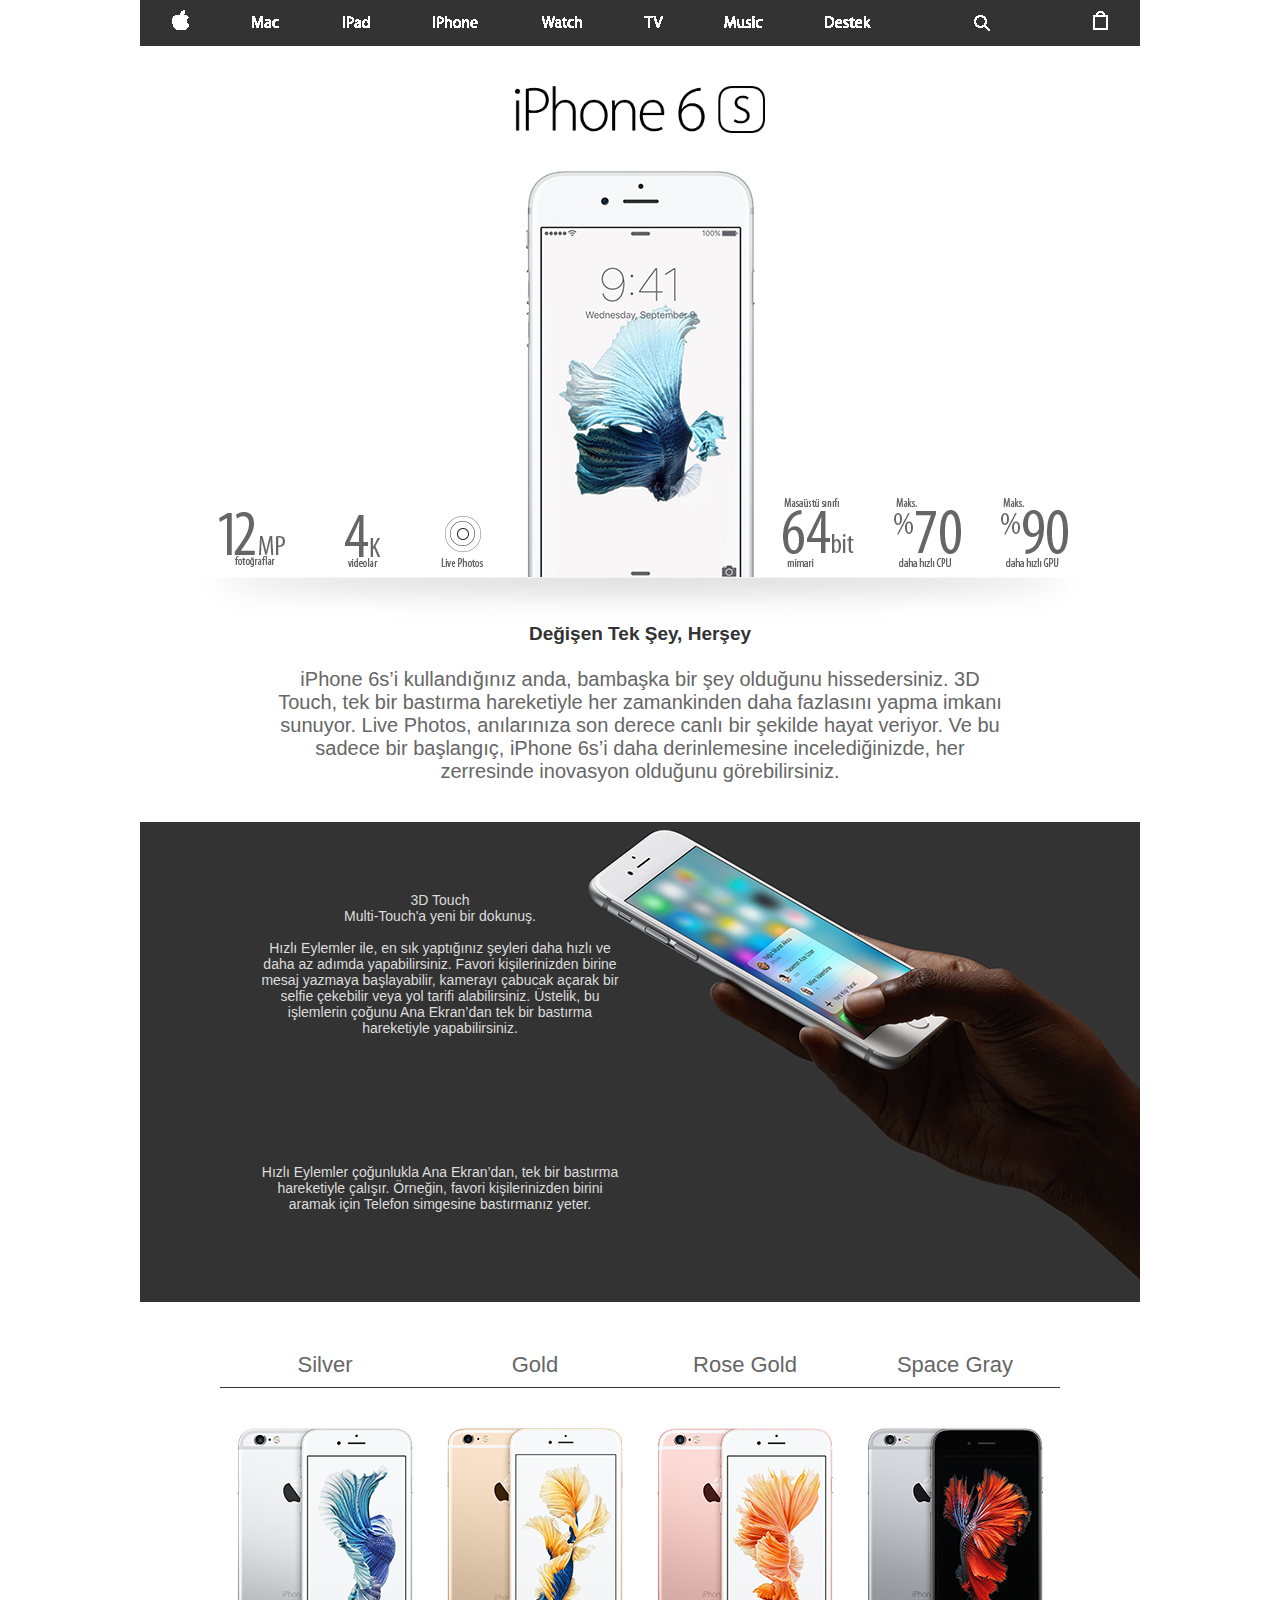
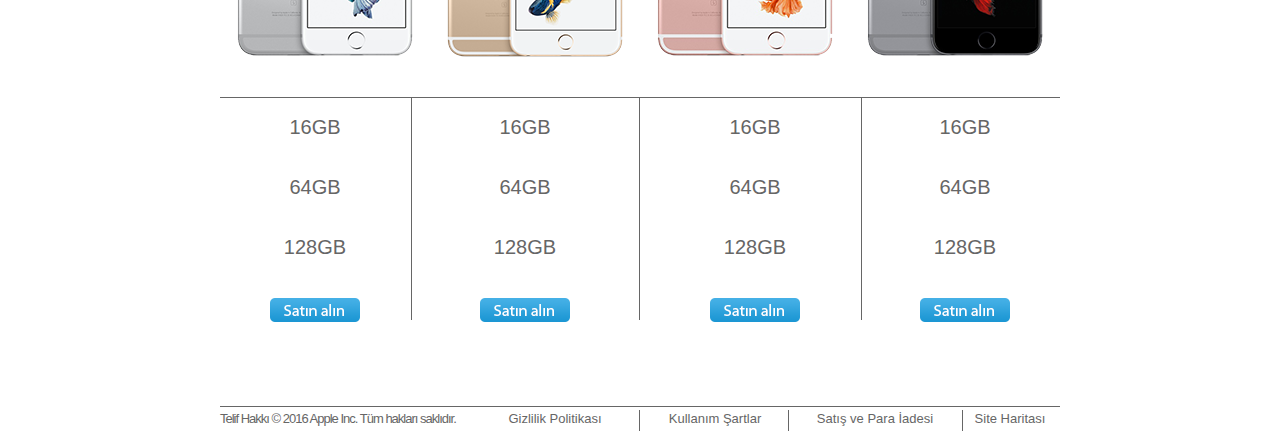
<file: sayfa_yapimi3/index.html>
<!DOCTYPE html>
<html lang="en">
<head>
    <meta charset="UTF-8">
    <meta http-equiv="X-UA-Compatible" content="IE=edge">
    <meta name="viewport" content="width=device-width, initial-scale=1.0">
    <title>Sayfa Yapimi</title>
    <link rel="stylesheet" href="stil.css">
</head>
<body>
    <div class="hepsi">
        <div class="menu">
            <ul>
                <li id="logo"><a href=""></a></li>
                <li id="mac"><a href="">mac</a></li>
                <li id="ipad"><a href="">ipad</a></li>
                <li id="iphone"><a href="">iphone</a></li>
                <li id="watch"><a href="">Watch</a></li>
                <li id="tv"><a href="">TV</a></li>
                <li id="music"><a href="">Music</a></li>
                <li id="destek"><a href="">Destek</a></li>
                <li id="search"><a href="">Search</a></li>
                <li id="shop"><a href=""></a></li>
            </ul>
        </div>
        <div class="orta1"><img src="images/ip6slogo.png" width="250" alt=""></div>
        <div class="orta2">
            <div class="orta2ic1"><img src="images/mp12.png" alt=""></div>
            <div class="orta2ic2"><img src="images/k4.png" alt=""></div>
            <div class="orta2ic3"><img src="images/livephoto.png" alt=""></div>
            <div class="orta2ic4"><img src="images/bit64.png" alt=""></div>
            <div class="orta2ic5"><img src="images/cpu70.png" alt=""></div>
            <div class="orta2ic6"><img src="images/gpu90.png" alt=""></div>

        </div>
        <div class="orta3"></div>
        <div class="orta4">
            <span>Değişen Tek Şey, Herşey</span><br /><br />
            iPhone 6s’i kullandığınız anda, bambaşka bir şey olduğunu hissedersiniz. 
            3D Touch, tek bir bastırma hareketiyle her zamankinden daha fazlasını yapma imkanı sunuyor. 
            Live Photos, anılarınıza son derece canlı bir şekilde hayat veriyor. Ve bu sadece bir başlangıç, 
            iPhone 6s’i daha derinlemesine incelediğinizde, her zerresinde inovasyon olduğunu görebilirsiniz.
        </div>
        <div class="orta5">
            <div class="orta5ic">
            3D Touch<br/>
            Multi-Touch'a yeni bir dokunuş.</span><br /><br />
            Hızlı Eylemler ile, en sık yaptığınız şeyleri daha hızlı ve daha az adımda yapabilirsiniz.
            Favori kişilerinizden birine mesaj yazmaya başlayabilir, kamerayı çabucak açarak bir selfie çekebilir 
            veya yol tarifi alabilirsiniz. Üstelik, bu işlemlerin çoğunu Ana Ekran’dan tek bir bastırma hareketiyle 
            yapabilirsiniz.<br /><br /><br /><br /><br /><br /><br /><br /><br />
            Hızlı Eylemler çoğunlukla Ana Ekran’dan, tek bir bastırma hareketiyle çalışır. 
            Örneğin, favori kişilerinizden birini aramak için Telefon simgesine bastırmanız yeter.
        </div>
    </div>

        <div class="orta6">
            <ul>
                <li>Silver</li>
                <li>Gold</li>
                <li>Rose Gold</li>
                <li>Space Gray</li>

            </ul>
        </div>
        <div class="orta7">
            <ul>
                <li><img src="images/silver.png" alt=""></li>
                <li><img src="images/gold.png" alt=""></li>
                <li><img src="images/rose.png" alt=""></li>
                <li><img src="images/spacegray.png" alt=""></li>
            </ul>
        </div>
        <div class="orta8">
            <ul>
                <li id="p1">16GB<br/>64GB<br/>128GB<br/><input type="button"></li>
                <li id="p2">16GB<br/>64GB<br/>128GB<br/><input type="button"></li>
                <li id="p2">16GB<br/>64GB<br/>128GB<br/><input type="button"></li>
                <li id="p1">16GB<br/>64GB<br/>128GB<br/><input type="button"></li>
            </ul>
        </div>
        <div class="alt">
            <ul>
                <li id="a1">Telif Hakkı © 2016 Apple Inc. Tüm hakları saklıdır.</li>
                <li id="a2"><a href="">Gizlilik Politikası</a></li>
                <li id="a3"><a href="">Kullanım Şartlar</a></li>
                <li id="a4"><a href="">Satış ve Para İadesi</a></li>
                <li id="a5"><a href="">Site Haritası</a></li>
            </ul>
        </div>
    </div>
</body>
</html>
</file>
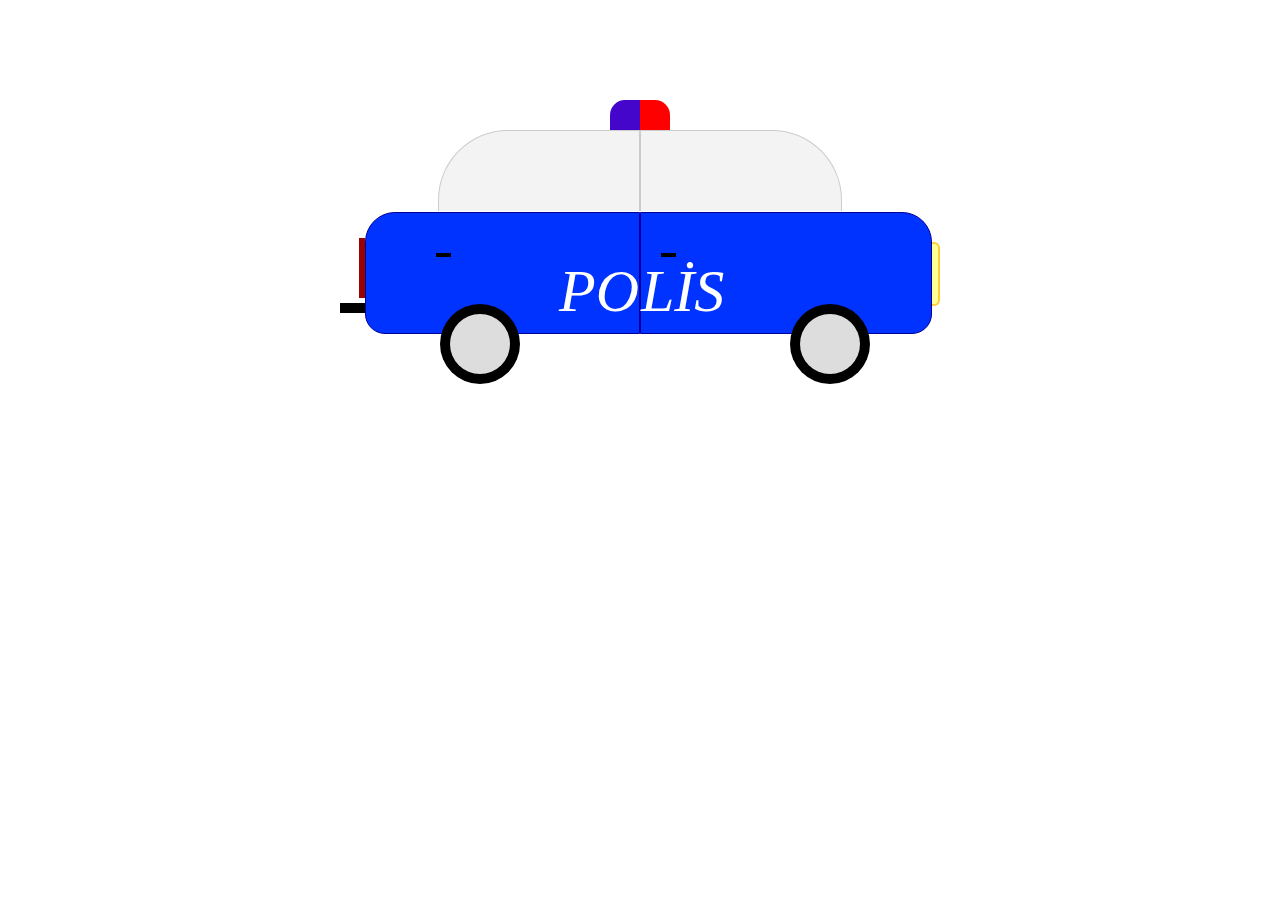
<file: polis_arabasi.html>
<!DOCTYPE html>
<html lang="en">
<head>
    <meta charset="UTF-8">
    <meta http-equiv="X-UA-Compatible" content="IE=edge">
    <meta name="viewport" content="width=device-width, initial-scale=1.0">
    <title>Document</title>
    <style type="text/css">
    .araba{width: 600px; height: 285px; margin: 100px auto;}
    .sirenler{width: 60px;height:30px ; margin: 0 auto;}
    .camlar{width: 404px; height:82px ;margin:0 auto ; }
    .arka{width:25px ; height:90px  ;float: left;margin: 20px 0 0 0;}
    .solkaporta{width: 273px; height: 100px; float: left;background: #03f;border-radius: 30px 0 0 20px; border: 1px solid #009; font: bold;font-size: 60px;font-style: italic; color: #fff;text-align: right;padding: 20px 0 0 0; }
    .sagkaporta{width: 290px; height: 100px; float: left;background: #03f;border-radius:0 30px 20px 0 ; border: 1px solid #009;font: bold;font-size: 60px;font-style: italic; color: #fff;;padding: 20px 0 0 0; }
    .far{width: 6px; height: 60px; float: left;background: #ff9;border-top: 2px solid #fc3;border-right: 2px solid #fc3;border-bottom: 2px solid #fc3;margin: 30px 0 0 0  ;border-radius: 0 6px 6px 0 ;}
    .sollastik{width: 80px;height: 80px;float: left;margin: -30px 0 0 100px ;border-radius: 40px; background: #000;}
    .saglastik{width: 80px;height: 80px;float: left;margin: -30px 0 0 270px;border-radius: 40px; background: #000;}
    .sagsiren{width: 30px; height: 30px;border-radius:  0 15px 0 0 ;  ;float: left; background:#f00 ;}
    .solsiren{width: 30px; height: 30px;border-radius:  15px 0 0 0 ;  ;float: left; background:rgb(68, 6, 202) ;}
    .solcam{width: 200px; height: 80px; background: #f3f3f3;border-left: 1px solid #ccc;border-top: 1px solid #ccc;border-right: 1px solid #ccc; border-radius: 70px 0 0 0;float: left;}
    .sagcam{width: 200px; height: 80px; background: #f3f3f3;border-left: 1px solid #ccc;border-top: 1px solid #ccc;border-right: 1px solid #ccc; border-radius: 0 70px 0 0;float: left;}
    .stoplamba{width: 6px; height: 60px; background: #900;margin: 6px 0 0 19px;}
    .egzos{width: 25px; height: 10px;background: #000;margin:5px 0 0 0 ;}
    .jant{width: 60px; height: 60px; background: #ddd;border-radius: 30px; margin: 10px 0 0 10px;}
    .solkapikolu{width: 15px; height: 4px;background: #000;margin:20px 0 0 70px ;}
    .sagkapikolu{width: 15px; height: 4px;background: #000;margin: 20px 0 0 20px;}



   </style>    
    

</head>
<body>
    <div class="araba">
        <div class="sirenler">
            <div class="solsiren"></div>
            <div class="sagsiren"></div>
        </div>
        <div class="camlar">
            <div class="solcam"></div>
             <div class="sagcam"></div>
        </div>
        <div class="arka">
            <div class="stoplamba"></div>
            <div class="egzos"></div>
        </div>
        <div class="solkaporta">
            <div class="solkapikolu"></div>
            PO
        </div>
        <div class="sagkaporta">
            <div class="sagkapikolu"></div>
            LİS
        </div>
        <div class="far"></div>
        <div class="sollastik">
            <div class="jant"></div>
        </div>
        <div class="saglastik">
            <div class="jant"></div>
        </div>

    </div>
</body>
</html>
</file>
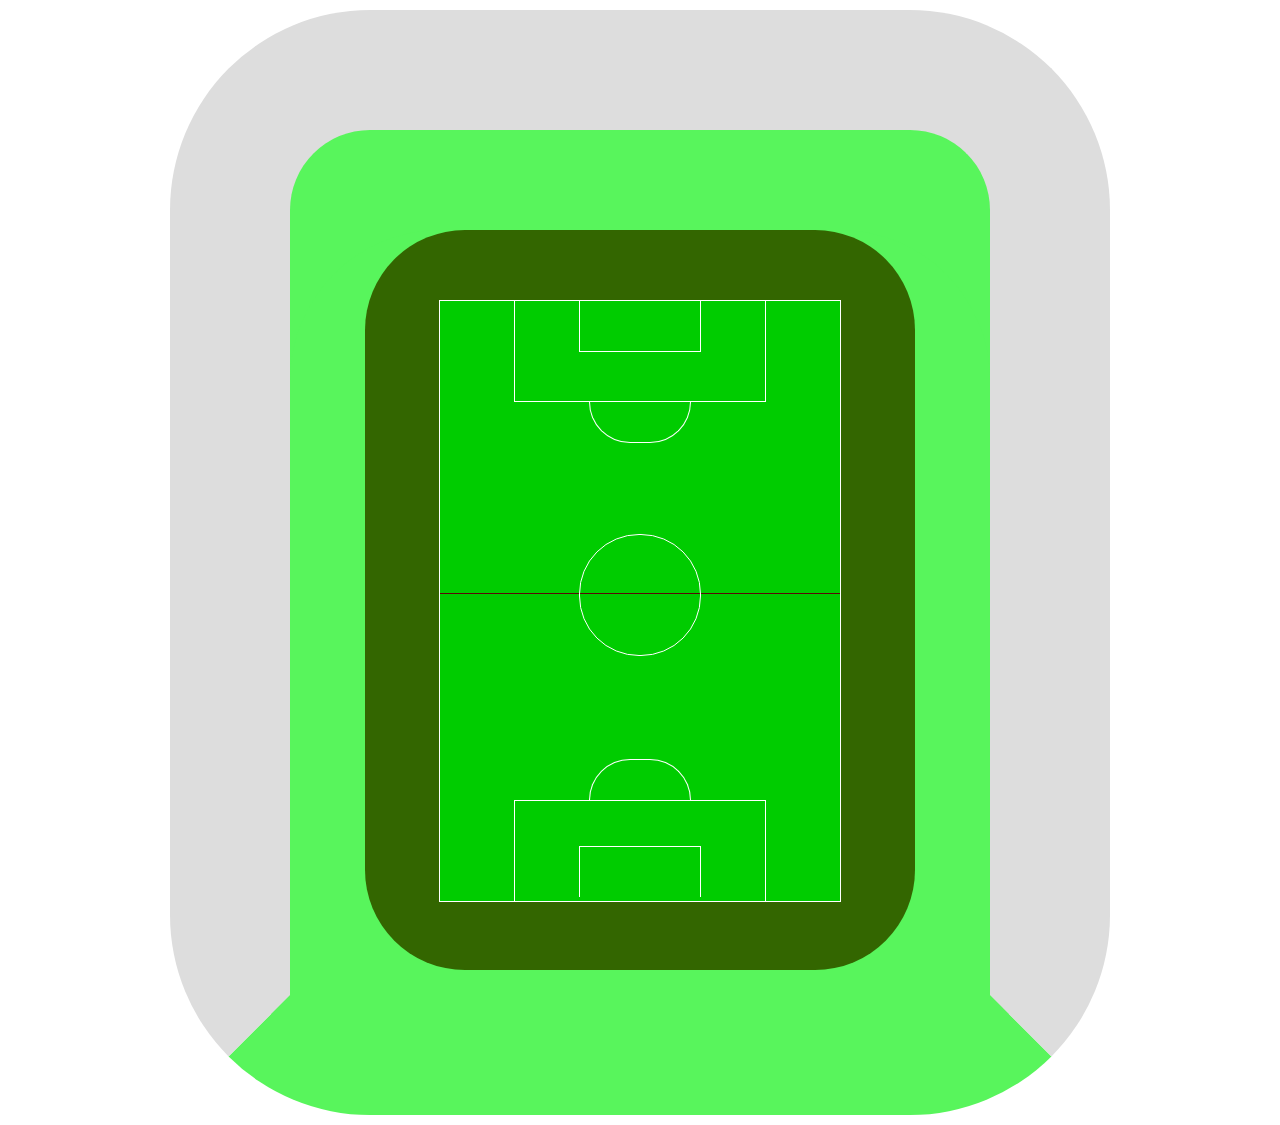
<file: stadyum_uygulamasi.html>
<!DOCTYPE html>
<html lang="en">
<head>
    <meta charset="UTF-8">
    <meta http-equiv="X-UA-Compatible" content="IE=edge">
    <meta name="viewport" content="width=device-width, initial-scale=1.0">
    <title>Stadyum</title>
    <style type="text/css">
.stadyum{ width: 700px; height: 865px; margin: 10px auto; border-left: 120px solid #ddd;border-right: 120px solid #ddd;border-top: 120px solid #ddd;border-bottom: 120px solid #58f55c; border-radius: 200px; background:#58f55c;}
.aciktribün{width: 700px ; height: 865px; background: #58f55c; border-radius: 150px 150px 0 0 ;}
.sahakenari{ width: 550px; height: 670px;background: #360; margin: 100px auto;border-radius: 100px;padding: 70px 0 0 0 ; }
.saha{width: 400px; height: 600px; background: #0c0;border: 1px solid #fff;margin: 0 auto;}
.üstcezasahasi{width: 250px; height: 100px; border-left: 1px solid #fff;width: 250px; height: 100px; border-right: 1px solid #fff;width: 250px; height: 100px; border-bottom: 1px solid #fff;margin:0 auto;}
.üstaltipas{width: 120px; height: 50px;border-left: 1px solid #fff;border-right: 1px solid #fff;border-bottom: 1px solid #fff;margin:0 auto;}
.üstyay{width: 100px; height: 40px;border-left: 1px solid #fff;border-right: 1px solid #fff;border-bottom: 1px solid #fff;margin:0 auto; border-radius: 0 0 55px 55px;}
.ortacizgi{width: 400px;height: 1px; background: #5a0808;margin:150px 0 0 0 ;}
.ortayay{width: 120px;height: 120px ; border-radius: 60px;border: 1px solid #fff;margin:-60px auto 0 auto;}
.altyay{width: 100px; height: 40px;border-left: 1px solid #fff;border-right: 1px solid #fff;border-top: 1px solid #fff;margin:103px auto 0 auto; border-radius: 55px 55px 0 0 ;}
.altcezasahasi{width: 250px; height: 100px; border-left: 1px solid #fff;width: 250px; height: 100px; border-right: 1px solid #fff;width: 250px; height: 100px; border-top: 1px solid #fff;margin: 0 auto;}
.altaltipas{width: 120px; height: 50px;border-left: 1px solid #fff;border-right: 1px solid #fff;border-top: 1px solid #fff;margin:45px auto 0 auto;}



</style>
</head>

<div class="stadyum">
    <div class="aciktribün">
        <div class="sahakenari">
            <div class="saha">
                <div class="üstcezasahasi">
                    <div class="üstaltipas"></div>
                </div>
                <div class="üstyay"></div>
                <div class="ortacizgi"></div>
                <div class="ortayay"></div>
                <div class="altyay"></div>
                <div class="altcezasahasi">
                    <div class="altaltipas"></div>
                </div>
            </div>
        </div>
    </div>
</div>

<body>
    
</body>
</html>
</file>
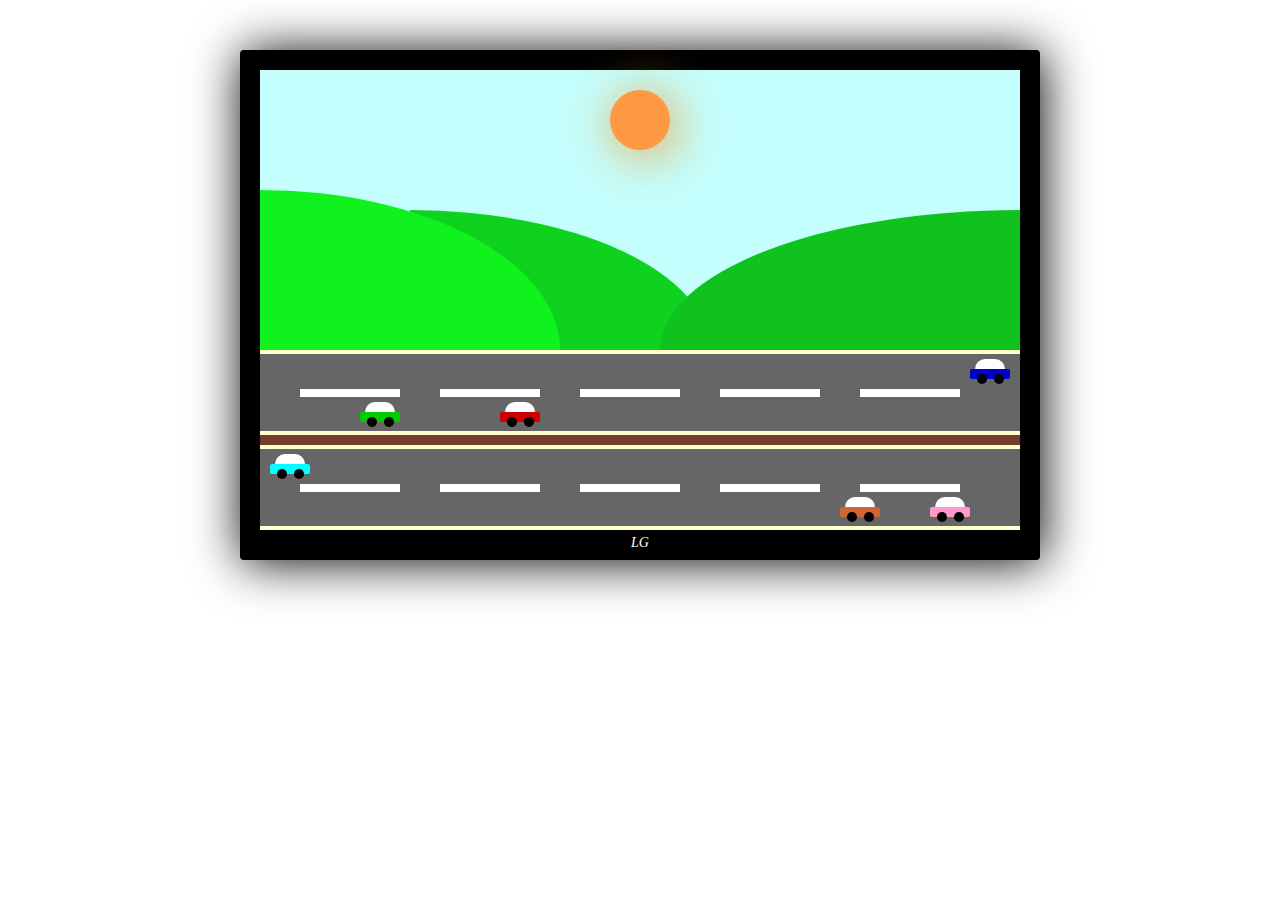
<file: tv_uygulmasi.html>
<!DOCTYPE html>
<html lang="en">
<head>
    <meta charset="UTF-8">
    <meta http-equiv="X-UA-Compatible" content="IE=edge">
    <meta name="viewport" content="width=device-width, initial-scale=1.0">
    <title>TV Uygulmasi</title>
    <style type="text/css">
    .tvdis{width: 760px; height: 470px; background: #000;margin: 50px auto;border-radius: 4px;padding: 20px 20px;color:#fff;
    font: bold;font-size: 14px; font-style: italic;text-align: center;box-shadow: 2px 2px 50px #000; }
    .tvic{width: 760px; height: 460px;background: #fff;margin: 0 0 5px 0;}
    .gokyuzu{width: 760px; height: 210px; background: #c4fefd;padding: 20px 0 0 0 ;}
    .gunes{width: 60px; height: 60px;background: #ff9944;border-radius: 30px; margin: 0 auto;box-shadow: 5px 5px 50px #eda23d; }
    .dag1{width: 300px; height: 160px; background: #0ff21e;float: left;border-radius: 0 160% 0 0 ;margin: -110px 0 0 0;position: relative;z-index: 2;}
    .dag2{width: 300px; height: 140px; background: #0fd21e;float: left;border-radius: 0 160% 0 0 ;margin: -90px 0 0 -150px;position: relative; z-index: 1;}
    .dag3{width: 360px; height: 140px; background: #0fc21e;float: left;border-radius: 160%  0 0 0 ;margin: -90px 0 0 -50px;position: relative; z-index: 1;}
    .otoban{width: 760px; height: 77px; background: #666;border-top: 4px solid #ffc;background: #666;border-bottom: 4px solid #ffc;float: left;}
    .refuj{width: 760px; height: 10px; background: #743e2c;float: left;}
    .araba1{width: 40px; height: 25px;float: right; margin: 5px 10px 0 0;}
    .araba2{width: 40px; height: 25px;float: left; margin: 5px 0px 0 100px;}
    .araba3{width: 40px; height: 25px;float: left; margin: 5px -50px 0 10px;}
    .araba4{width: 40px; height: 25px;float: right; margin:5px 50px 0 0;}

    .cam{width: 30px; height: 10px; background: #fff;border-radius: 10px 10px 0 0 ;margin: 0 auto;}
    .kaporta1{width: 40px; height: 10px; background: #00c;border-radius: 2px;}
    .kaporta2{width: 40px; height: 10px; background: #0c0;border-radius: 2px;}
    .kaporta3{width: 40px; height: 10px; background: #c00;border-radius: 2px;}
    .kaporta4{width: 40px; height: 10px; background: #0ff;border-radius: 2px;}
    .kaporta5{width: 40px; height: 10px; background: #f9c;border-radius: 2px;}
    .kaporta6{width: 40px; height: 10px; background: #c63;border-radius: 2px;}



    .lastikler{width: 10px; height: 10px; border-radius: 5px;background: #000; float: left;margin:-5px 0 0 7px ;}
    .serit{width: 100px; height: 8px; background: #fff;margin: 35px  0 0 40px;float: left;}



    </style>
</head>
<body>
    <div class="tvdis">
    <div class="tvic">
    <div class="gokyuzu">
        <div class="gunes"></div>
    </div>
    <div class="dag1"></div>
    <div class="dag2"></div>
    <div class="dag3"></div>
    <div class="otoban">
        <div class="araba1">
            <div class="cam"></div>
            <div class="kaporta1"></div>
            <div class="lastikler"></div>
            <div class="lastikler"></div>
        </div>
        <div class="serit"></div>
        <div class="serit"></div>
        <div class="serit"></div>
        <div class="serit"></div>
        <div class="serit"></div>
        <div class="araba2">
            <div class="cam"></div>
            <div class="kaporta2"></div>
            <div class="lastikler"></div>
            <div class="lastikler"></div>
        </div>
        <div class="araba2">
            <div class="cam"></div>
            <div class="kaporta3"></div>
            <div class="lastikler"></div>
            <div class="lastikler"></div>
        </div>
    </div>
    <div class="refuj"></div>
    <div class="otoban">
        <div class="araba3">
            <div class="cam"></div>
            <div class="kaporta4"></div>
            <div class="lastikler"></div>
            <div class="lastikler"></div>
        </div>
        <div class="serit"></div>
        <div class="serit"></div>
        <div class="serit"></div>
        <div class="serit"></div>
        <div class="serit"></div>
        <div class="araba4">
            <div class="cam"></div>
            <div class="kaporta5"></div>
            <div class="lastikler"></div>
            <div class="lastikler"></div>
        </div>
        <div class="araba4">
            <div class="cam"></div>
            <div class="kaporta6"></div>
            <div class="lastikler"></div>
            <div class="lastikler"></div>
        </div>
    </div>
 
    </div>
    LG
    </div>
</body>
</html>
</file>
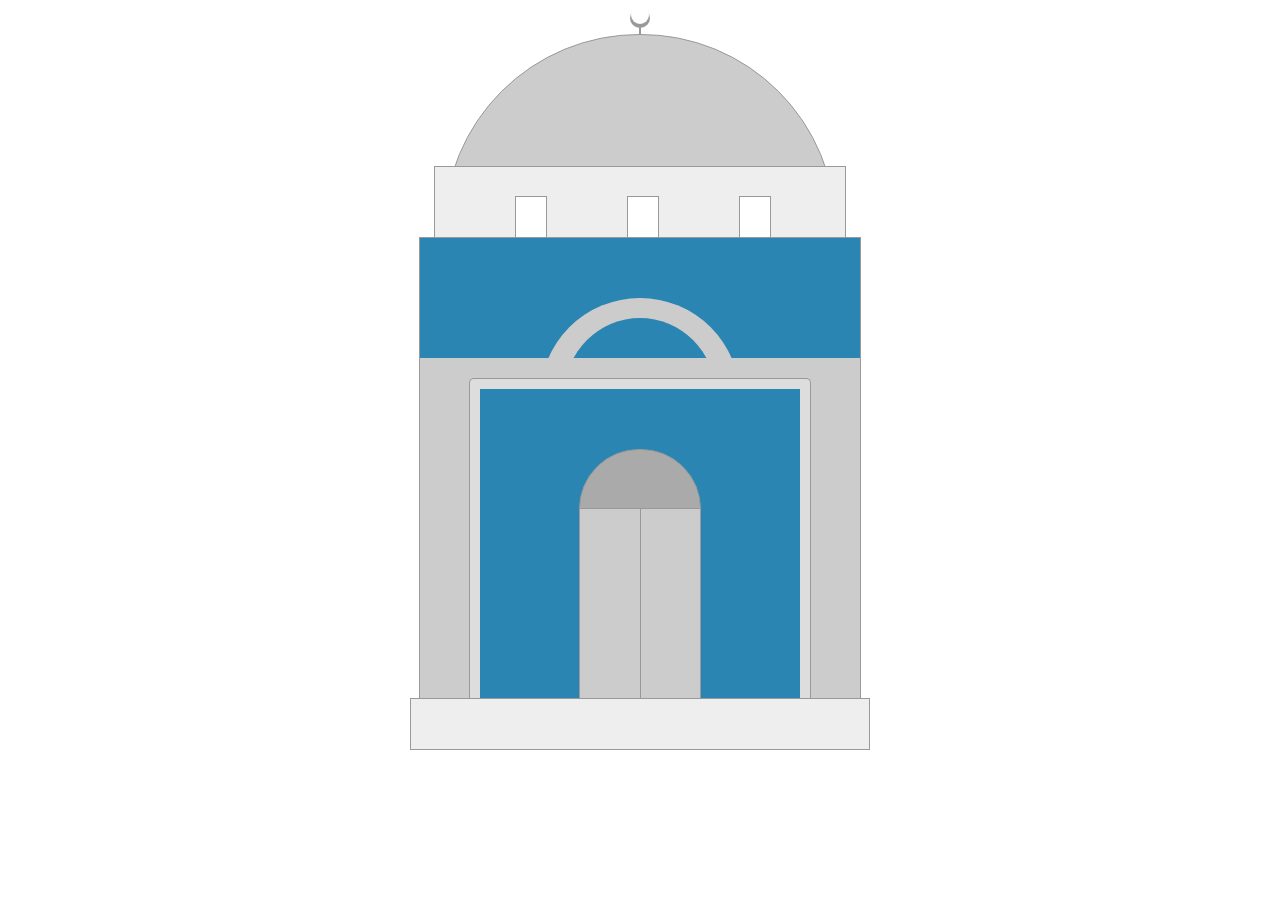
<file: yesil_türbe.html>
<!DOCTYPE html>
<html lang="en">
<head>
    <meta charset="UTF-8">
    <meta http-equiv="X-UA-Compatible" content="IE=edge">
    <meta name="viewport" content="width=device-width, initial-scale=1.0">
    <title>YESİL TÜRBE</title>
    <style  type="text/css">
.yesilturbe{width:460px ; height: auto;margin: 50px auto 0 auto;}
.alem{width: 20px; height: 20px; background: #999; border-radius: 10px;margin: 0 auto;}
.alemic{width: 18px; height: 18px;background: #fff; border-radius: 9px; margin:-22px auto 0 auto;}
.alemalt{width: 2px; height: 10px; background: #999;margin: 0 auto;}
.kubbe{width: 390px ; height: 390px; background: #ccc;border: 1px solid #999;margin: 0 auto; border-radius: 195px;}
.kubbealti{width: 410px; height: 70px; background: #eee;margin: -260px auto 0 auto;border-left: 1px solid #999;border-right: 1px solid #999;;border-top: 1px solid #999;}
.turbeorta{width: 440px; height: 60px; background: #2a85b2;margin: 0 auto;border-left: 1px solid #999;border-right: 1px solid #999;;border-top: 1px solid #999;padding:60px 0 0 0 ;}
.turbealt{width: 440px; height: 320px; background: #ccc;border-left: 1px solid #999;;border-right: 1px solid #999;margin: 0 auto;padding: 20px 0 0 0 ;}
.turbenalt{width: 458px; height: 50px; background: #eee;border: 1px solid #999 ;margin: 0 auto;}
.pencere{width: 30px; height: 40px; background: #fff;border-left: 1px solid #999;border-right: 1px solid #999;;border-top: 1px solid #999;margin: 29px 0 0 80px ;float: left;}
.kemer1{width: 200px; height: 180px; background: #ccc; border-radius: 100px;margin: 0 auto;padding: 20px 0 0 0 ;}
.kemer2{width: 150px; height: 150px; background: #2a85b2; border-radius: 75px;margin: 0 auto;}
.turbealtgri{width: 340px; height: 310px; background: #ddd;border-left: 1px solid #999;border-right: 1px solid #999;border-top: 1px solid #999;margin: 0 auto;border-radius: 5px 5px 0 0 ;padding:10px 0 0 0  ;}
.turbealtmavi{width: 320px; height: 250px; background: #2a85b2;margin: 0 auto;padding:60px 0 0 0;}
.kapiust{width: 120px; height: 120px; background: #aaa;border-radius: 60px; margin: 0 auto;border: 1px solid #999;}
.kapi{width: 120px; height: 200px; background: #ccc;margin: -63px auto 0 auto;border-left: 1px solid #999;border-right: 1px solid #999;border-top: 1px solid #999;}
.solkapi{width: 60px; height: 200px;border-right: 1px solid #999;}
</style>
</head>
<body>
    <div class="yasilturbe">
        <div class="alem"></div>
        <div class="alemic"></div>
        <div class="alemalt"></div>
        <div class="kubbe"></div>
        <div class="kubbealti">
            <div class="pencere"></div>
            <div class="pencere"></div>
            <div class="pencere"></div>
        </div>
        <div class="turbeorta">
            <div class="kemer1">
                <div class="kemer2"></div>
            </div>
        </div>
        <div class="turbealt">
            <div class="turbealtgri">
                <div class="turbealtmavi">
                    <div class="kapiust"></div>
                    <div class="kapi">                  
                          <div class="solkapi"></div>
                    </div>
                </div>
        </div>
        </div>
        <div class="turbenalt"></div>
    </div>
</body>
</html>
</file>
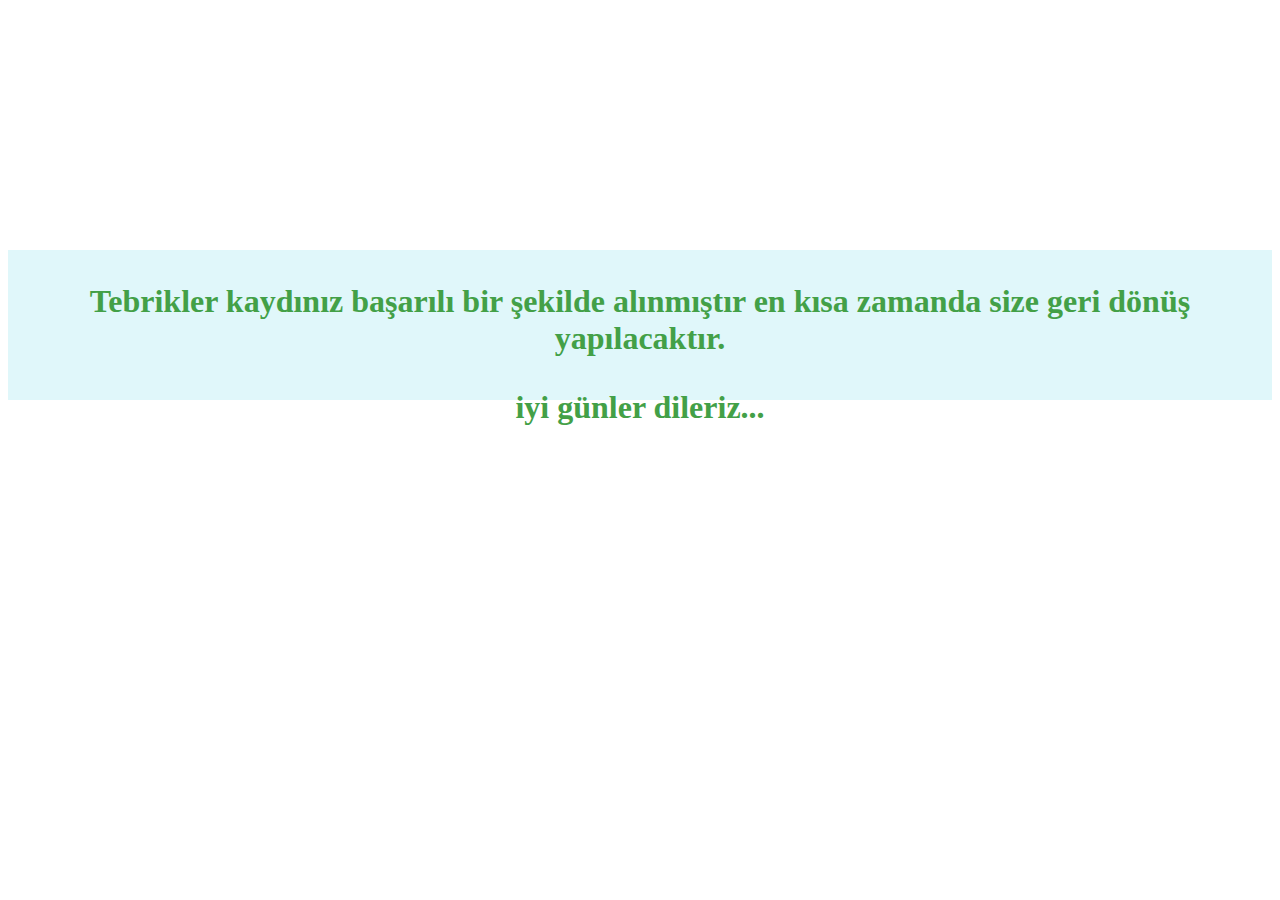
<file: Kayit_Formu/kaydet.html>
<!DOCTYPE html>
<html lang="en">
  <head>
    <meta charset="UTF-8" />
    <meta http-equiv="X-UA-Compatible" content="IE=edge" />
    <meta name="viewport" content="width=, initial-scale=1.0" />
    <title>Kayıt Kabul</title>
  </head>
  <body>
    <div style="margin: 250px auto; background-color: #e0f7fa; height: 150px">
      <h1 style="padding: 1px 0 0 0; color: #43a047; text-align: center">
        <p>
          Tebrikler kaydınız başarılı bir şekilde alınmıştır en kısa zamanda
          size geri dönüş yapılacaktır. <br>
          <p>iyi günler dileriz...</p>
        </p>
      </h1>
     
      
      
    </div>
  </body>
</html>
</file>
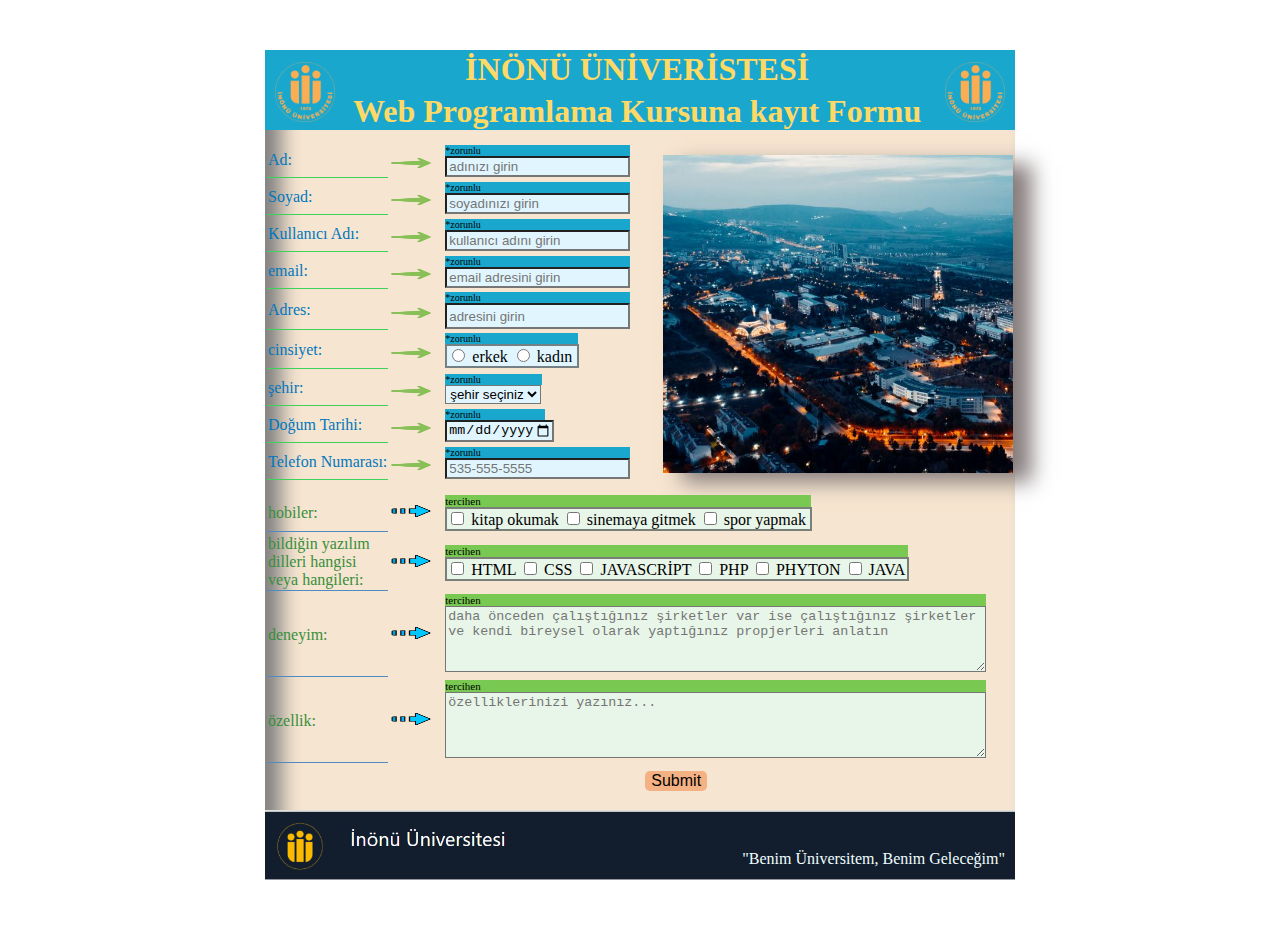
<file: Kayit_Formu/kayit_formu.html>
<!DOCTYPE html>
<html lang="en">
  <head>
    <meta charset="UTF-8" />
    <meta http-equiv="X-UA-Compatible" content="IE=edge" />
    <meta name="viewport" content="width=device-width, initial-scale=1.0" />
    <title>Kayıt Formu</title>
    <style>
    .menu {
        background-color: rgb(246, 229, 208);; 
        width: 750px;
        height: 829px;
        margin: 50px auto;
        box-shadow: inset 16px 20px 20px gray;
}
div {
    display: block;
}
    .ust{
      background-color:#19A7CE;
      height: 80px;
      }
    .alt{
        display: inline-block;
    background: url(alt.png);
    background-attachment: local;
    background-size: cover;
    width: 750px;
    height: 70px;
margin-top: 16px;   
    }
    .alt p{
    font-family:cursive;
    margin: 40px 10px 0 0 ;
    color: azure;
    float: right;

    }
      .tablo1{
       display: block;
      float: left;  
      margin-top: 11px;

    }
  
    .tablo2{
      display: block;
      float: left;  
      clear: both;
      margin-top: 10px;
    }
    .menuyan{
      display:block;
      background: url(inönü.jpg);
      background-attachment:local;
      background-size:cover;
      margin: 25px 0 0 30px;
      width: 350px;
      height: 318px;
      float: left;
      box-shadow: 19px 9px 20px 0px #877d7d;

    }
      

    h1 {
      text-align: center;
    margin: 0 0 0 14px;
    display: inline-block;
     }
     #adres {
        height: 20px;
      }
      h1 p {
     margin-block-start: 0;
     color: #FFD966;
     display: block;
     height: 10px;
     }

      #zorunlu{
      background-color: #19A7CE;
      font-size: 10px;
      margin: 0;

      }
      #zorunlu1{
      width: 97px;
      background-color: #19A7CE;
      font-size: 10px;
      margin: 0;
      }

      #zorunlu2{
      width: 100px;
      background-color: #19A7CE;
      font-size: 10px;
      margin: 0;
      }

      #zorunlu3{
      width: 133px;
      background-color: #19A7CE;
      font-size: 10px;
      margin: 0;
      }
      

      .logoright{
      float: right;
      margin-top: 12px;
      margin-right: 10px;
      }

      .logoleft{
        margin-top: 12px;
        margin-left: 10px;
      }

      #gonder_b{
        background-color:#F4B183;
        font-size: 16px;
    border: none;
    background-color: #F4B183;
    border-radius: 5px;
    margin-left: 200px;
    margin-top: 5px;
;      }
      #gonder_b:hover{
      
        background-color: #FFD966

      }
      #gonder_b:active{
        background-color: #DFA67B;

      }
      .özellik{
      background-color: #E1F5FE;
      } 
      .özellik:hover{
      background-color: #AFD3E2;
      }

      .özellik:active{
        background-color: #F2B6A0;
      }

      .özellik1{
        border: 2px solid #0000007a;
        width: 130px;
        background-color: #E1F5FE;
      }
      .özellik1:hover{
      background-color: #AFD3E2;
      }

      .özellik1:active{
        background-color: #F2B6A0;
      
      }
      #tercihen{
    background-color: #78c852;
    font-size: 11px;
    margin: 0;
    width: 366px;
    
    } #tercihen1{
      background-color: #78c852;
    font-size: 11px;
    margin: 0;
    width: 463px;
    
    } #tercihen2{
      background-color: #78c852;
    font-size: 11px;
    margin: 0;
    width: 541px;
    
    }
      .t2özellik{
        border: 2px solid #0000007a;
        background-color: #E8F5E9;
        width: 363px;
      } 

      .t2özellik:hover{
      background-color: #b9dec1;
      }
       .t2özellik:active{
        background-color: #f0d3a9;      
      }
      .t2özellik1{
        border: 2px solid #0000007a;
        background-color: #E8F5E9;
        width: 460px;
      }
      .t2özellik1:hover{
        background-color: #b9dec1;
      }
      .t2özellik1:active{
        background-color: #f0d3a9;
      
      }
       .t2özellik2{
        background-color: #E8F5E9;
        width: 535px;
      }
      .t2özellik2:hover{
        background-color: #b9dec1;
      }
      .t2özellik2:active{
        background-color: #f0d3a9;      
      }
      #td1{
        color: #0277BD;
        border-bottom: 1px solid #3dd35b;
      }
   
      .td2{
        color: #388E3C;
        border-bottom: 1px solid #4f8bc3;
      }
    </style>
  </head>
  <body>
    <div class="menu">
      <div class="ust">
        <img class="logoleft" src="logo.png" width="60px" height="60px">
              <h1>
     <p>   İNÖNÜ ÜNİVERİSTESİ </p>
        <p>Web Programlama Kursuna kayıt Formu</p>
      </h1><img class="logoright" src="logo.png" width="60px" height="60px"></div>
      <form action="kaydet.html">
        <table class="tablo1">
      
          <tr>
            <td id="td1"  ><labelfor="ad">
              Ad:</label></td>
            <td style="width: 50px" ><img src="arrow-right.png" width="40" height="20px" style="margin: 9px 0 0 0;" alt=""></td>
            <td>
              <p id="zorunlu">*zorunlu</p>
              <input  class="özellik" type="text" id="ad" required placeholder="adınızı girin" />
            </td>
          </tr>
        

          <tr>
            <td id="td1" ><label for="soyad">Soyad:</label></td>
            <td><img src="arrow-right.png" width="40" height="20px" style="margin: 9px 0 0 0;" alt=""></td>
            <td>
              <p id="zorunlu">*zorunlu</p>

              <input
              class="özellik"
                type="text"
                id="soyad"
                required
                placeholder="soyadınızı girin"
              />
            </td>
          </tr>
          <tr>
            <td id="td1" ><label for="k_ad">Kullanıcı Adı:</label></td>
            <td><img src="arrow-right.png" width="40" height="20px" style="margin: 9px 0 0 0;" alt=""></td>
            <td >
              <p id="zorunlu">*zorunlu</p>

              <input
              class="özellik"
                type="text"
                id="k_ad"
                required
                placeholder="kullanıcı adını girin"
              />
            </td>
          </tr>
          <tr>
            <td id="td1" ><label for="email">email:</label></td>
            <td><img src="arrow-right.png" width="40" height="20px" style="margin: 9px 0 0 0;" alt=""></td>
            <td >
              <p id="zorunlu">*zorunlu</p>

              <input
              class="özellik"
                type="email"
                id="email"
                required
                placeholder="email adresini girin"
              />
            </td>
          </tr>
          <tr>
            <td id="td1" ><label for="adres">Adres:</label></td>
            <td><img src="arrow-right.png" width="40" height="20px" style="margin: 9px 0 0 0;" alt=""></td>
            <td>
              <p id="zorunlu">*zorunlu</p>

              <input
              class="özellik"
                type="text"
                id="adres"
                required
                placeholder="adresini girin"
              />
            </td>
          </tr>

          <tr>
            <td id="td1" ><label for="cinsiyet">cinsiyet:</label></td>
            <td><img src="arrow-right.png" width="40" height="20px" style="margin: 9px 0 0 0;" alt=""></td>
            <td >
              <p id="zorunlu3">*zorunlu</p>
             <div class="özellik1">
              <input type="radio" name="cinsiyet" required />
              <label for="cinsiyet">erkek</label>
              <input type="radio" name="cinsiyet" required />
              <label for="cinsiyet">kadın</label>
            </div>
            </td>
          </tr>
          <tr>
            <td id="td1" ><label for="sehir">şehir:</label></td>
            <td><img src="arrow-right.png" width="40" height="20px" style="margin: 9px 0 0 0;" alt=""></td>
            <td >
              <p id="zorunlu1">*zorunlu</p>

              <select class="özellik" name="sehir" id="">
                <option value="0">şehir seçiniz</option>
                <option value="1">adana</option>
                <option value="2">bursa</option>
                <option value="3">çankırı</option>
                <option value="4">erzurum</option>
                <option value="5">hatay</option>
                <option value="6">istanbul</option>
                <option value="7">izmir</option>
                <option value="8">malatya</option>
                <option value="9">şanlıurfa</option>
                <option value="10">yalova</option>
              </select>
            </td>
          </tr>
          <tr>
            <td id="td1" ><label for="d_tarih">Doğum Tarihi:</label></td>
            <td><img src="arrow-right.png" width="40" height="20px" style="margin: 9px 0 0 0;" alt=""></td>
            <td >
              <p id="zorunlu2">*zorunlu</p>

              <input
              class="özellik"
              max="2005-01-02" min="1992-12-31"
                type="date"
                id="d_tarih"
                required
                placeholder=" doğum tarinizi girin"
              />
            </td>
          </tr>
          <td id="td1" ><label for="Telefon">
            Telefon Numarası:</label></td>
          <td><img src="arrow-right.png" width="40" height="20px" style="margin: 9px 0 0 0;" alt=""></td>
          <td >
            <p id="zorunlu">*zorunlu</p>

            <input
            class="özellik"
            pattern="[0-9]{3}-[0-9]{3}-[0-9]{4}"              
            type="tel"
              id="Telefon"
              required
              placeholder="535-555-5555"
            />
          </td>
        </tr>

       
         
        </table><div class="menuyan"></div>
        
        <table class="tablo2">
          <tr>
            <td class="td2"><label for="hobi">hobiler:</label>
            </td>
            <td><img src="right-arrow.png" alt="" width="40px" height="20px" > </td>
          
            <td>          
                <p id="tercihen">tercihen</p>
                <div class="t2özellik">
              <input type="checkbox" name=""  />
              <label for="hobi">kitap okumak</label>
              <input type="checkbox" name="" />
              <label for="hobi">sinemaya gitmek</label>
              <input type="checkbox" name="" />
              <label for="hobi">spor yapmak</label>
            </div>
            </td>
            </tr>
         
            <tr>
              <td class="td2"><label for="dil">bildiğin yazılım dilleri hangisi veya hangileri:</label></td>
              <td><img src="right-arrow.png" alt="" width="40px" height="20px" ></td>
             
              <td> <p id="tercihen1">tercihen</p>
                <div class="t2özellik1">
                <input type="checkbox" name="html" />
                <label for="html"> HTML</label>
                <input type="checkbox" name="css"  />
                <label for="css">CSS </label>
                <input type="checkbox" name="javascript"  />
                <label for="javascript">JAVASCRİPT</label>
                <input type="checkbox" name="php"  />
                <label for="php">PHP </label>
                <input type="checkbox" name="phyton"  />
                <label for="phyton">PHYTON</label>    
                <input type="checkbox" name="java"  />
                <label for="java">JAVA</label></div>
              </td>
              </tr>
              <tr>
            <td  class="td2" style="width: 119.29px; "><label for="deneyim">deneyim:</label></td>
            <td style="width: 50px;"><img src="right-arrow.png" alt="" width="40px" height="20px" ></td>
            <td>
              <p id="tercihen2">tercihen</p>
              <textarea class="t2özellik2"  name="message" rows="4" cols="70" placeholder="daha önceden çalıştığınız şirketler var ise çalıştığınız şirketler ve kendi bireysel olarak yaptığınız propjerleri anlatın"></textarea>          
            </td>
          </tr>
          <tr>
            <td  class="td2">
            <label for="özellik">özellik:</label></td>
            <td style="width: 50px;"><img src="right-arrow.png" alt="" width="40px" height="20px" ></td>

            <td>
              <p id="tercihen2">tercihen</p>
              <textarea  class="t2özellik2" name="message" rows="4" cols="70" placeholder="özelliklerinizi yazınız..."></textarea>   
            </td>
          </tr>

          <tr>
          <td></td>
          <td></td>
          <td><input id="gonder_b" type="submit"></td>
        </tr>
        </table>
        <div class="alt"><p>"Benim Üniversitem, Benim Geleceğim"</p></div>
      </form>
    
    </div>
  
  </body>
</html>
</file>
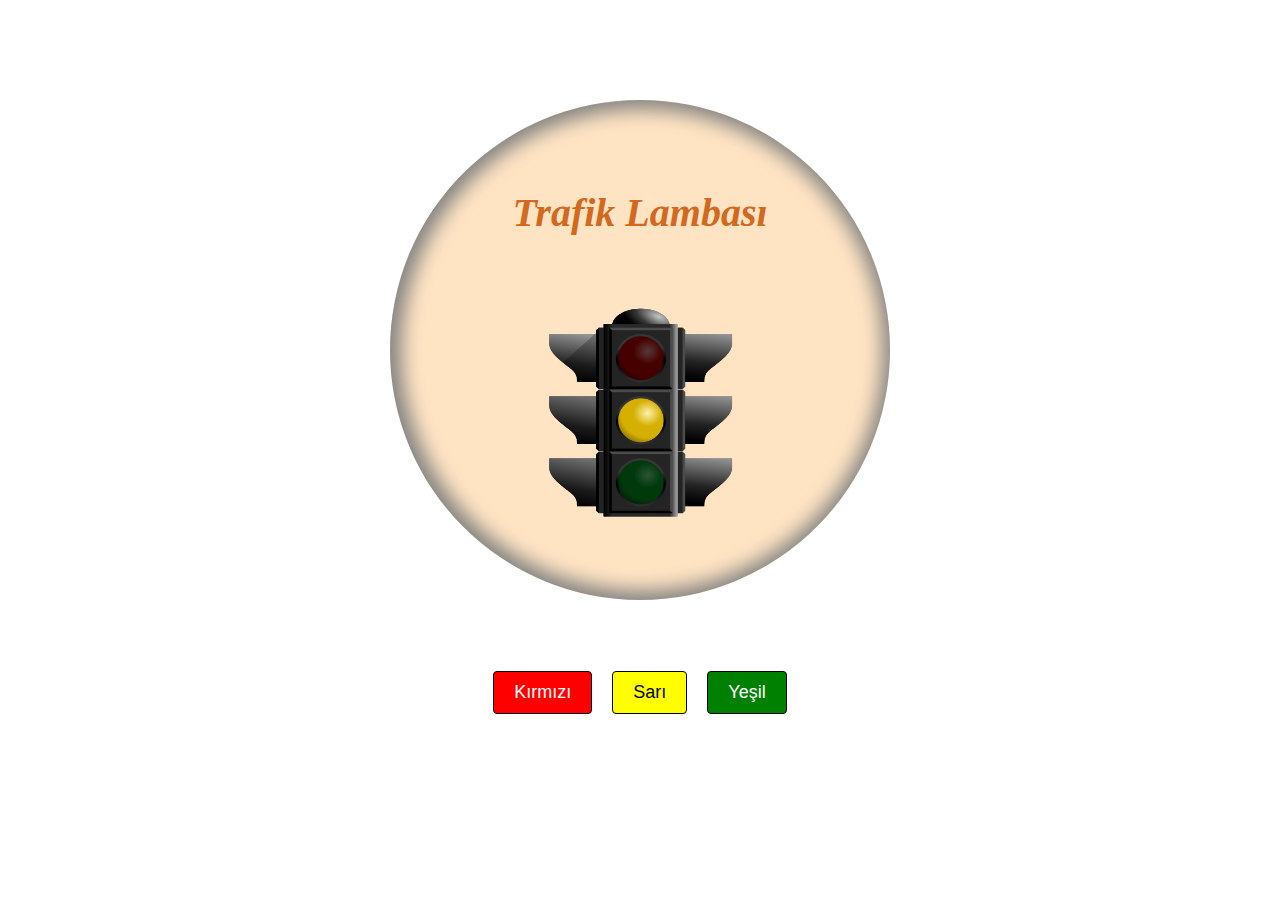
<file: trafik_lambası/trafik_lambasi.html>
<!DOCTYPE html>
<html>
  <head>
    <title>Trafik Lambası</title>
    <link
      href="https://cdn.jsdelivr.net/npm/bootstrap@5.3.0/dist/css/bootstrap.min.css"
      rel="stylesheet"
      integrity="sha384-9ndCyUaIbzAi2FUVXJi0CjmCapSmO7SnpJef0486qhLnuZ2cdeRhO02iuK6FUUVM"
      crossorigin="anonymous"
    />
    <style>
      .menu {
        height: 500px;
        width: 500px;
        margin: 100px auto 0 auto;
        background-color: bisque;
        border-radius: 50%;
        box-shadow: inset 2px 0px 20px 9px gray;
      }
      p {
        padding-top: 30px;
        text-align: center;
        font-size: 40px;
        color: chocolate;
        font-style: oblique;
      }
      .container {
        background: url(images/trafik_lambasi.png) no-repeat center;
        background-size: 200px;
        display: flex;
        flex-direction: column;
        align-items: center;
      }

      .light-container {
        position: relative;
        width: 100px;
        height: 250px;
        margin-bottom: 30px;
        padding-top: 87px;
      }

      .light {
        position: absolute;
        top: 50%;
        left: 50%;
        transform: translate(-50%, -50%);
        width: 45px;
        height: 45px;
        border-radius: 50%;
      }

      .red {
        background-color: red;
        margin-top: -55px;
        margin-left: 1px;
      }

      .yellow {
        background-color: yellow;
        margin-top: 8px;
        margin-left: 1px;
      }

      .green {
        background-color: green;
        margin-top: 70px;
        margin-left: 1px;
      }

      .button-container {
        display: flex;
        justify-content: center;
      }

      .button {
        padding: 10px 20px;
        font-size: 18px;
        margin: 10px;
        border: none;
        border-radius: 4px;
        cursor: pointer;
        border: 1px solid black;
      }

      .button:focus {
        outline: none;
        border: 2px solid blue;
      }
    </style>
  </head>
  <body>
    <div class="menu">
      <div class="container text-center">
        <div class="container">
          <h3><p>Trafik Lambası</p></h3>

          <div class="light-container">
            <div id="redLight" class="light"></div>
            <div id="yellowLight" class="light"></div>
            <div id="greenLight" class="light"></div>
          </div>

          <div class="button-container">
            <button
              onclick="turnOnLight('red')"
              class="button"
              style="background-color: red; color: white"
            >
              Kırmızı
            </button>
            <button
              onclick="turnOnLight('yellow')"
              class="button"
              style="background-color: yellow; color: rgb(3, 3, 3)"
            >
              Sarı
            </button>
            <button
              onclick="turnOnLight('green')"
              class="button"
              style="background-color: green; color: white"
            >
              Yeşil
            </button>
          </div>
        </div>
      </div>
    </div>
    <script src="script.js"></script>
  </body>
</html>
</file>
<file: sayfa_yapimi3/stil.css>
/***** RESET *****/
html, body, div, span, applet, object, iframe, h1, h2, h3, h4, h5, h6, p, blockquote, pre, a, abbr, acronym, address, big, cite, code,del, dfn, em, font, img, ins, kbd, q, s, samp,
small, strike, sub, sup, tt, var, b, u, i, center,dl, dt, dd, ol, ul, li,fieldset, form, label, legend,table, caption, tbody, tfoot, thead, tr {
	margin: 0;
	padding: 0;
	border: 0;
	outline: 0;
	/*font-size: 100%;
	vertical-align: baseline;*/
	
}
html, body {height:100%;}
body {line-height: 1;}
ol, ul {list-style: none;}
blockquote, q {quotes: none;}
blockquote:before, blockquote:after, q:before, q:after {content: '';content: none;}
table {border-collapse: collapse;border-spacing: 0;} 
textarea {overflow:auto;}

/***** RESET *****/

.hepsi{width: 1000px;height: auto;margin: 0 auto; }
.menu{width: 1000px; height:46px ;background: #333;}
.orta1{width: 250px; height: 85px;;margin: 40px auto 0 auto;}
.orta2{width: 863px; height: 79px;margin: 0 auto; background: url(images/6sbanner.png)no-repeat center bottom;padding: 327px 0 0 20px;}
.orta3{width: 883px; height: 45px;background: #fff;margin: 0 auto;background: url(images/shadow.png);}
.orta4{width: 743px; height: 200px;background: #fff;margin: 0 auto;font: 20px helvetica; color: #666;text-align: center;}
.orta5{width: 880px; height: 410px;background: #333 url(images/3dtouch.jpg) right no-repeat;margin: 0 auto;padding: 70px 0 0 120px;}
.orta6{width: 840px; height: 45px;background: #fff;margin: 40px auto 0 auto;border-bottom: 1px solid #333;}
.orta7{width: 840px; height: 229px;background: #fff;margin: 40px auto;}
.orta8{width: 840px; height: 229px;background: #fff;margin: 0 auto;background: url(images/ayraclar.png)no-repeat;}
.alt{width: 840px; height: 25px ;margin: 80px auto 30px auto;background: url(images/footer.png)no-repeat;}

.menu ul li{float: left;}
.menu ul li a{display: block;text-indent: -2000px;margin: 0 0 0 60px ;}
.menu ul li#logo a{width: 20px; height: 44px;background: url(images/logo.gif) no-repeat;margin: 0 0 0 30px;}
.menu ul li#mac a{width: 31px; height: 44px;background: url(images/mac.gif)no-repeat;}
.menu ul li#ipad a{width: 30px; height: 44px;background: url(images/ipad.gif)no-repeat;}
.menu ul li#iphone a{width: 48px; height: 44px;background: url(images/iphone.gif)no-repeat;}
.menu ul li#watch a{width: 44px; height: 44px;background: url(images/watch.gif)no-repeat;}
.menu ul li#tv a{width: 20px; height: 44px;background: url(images/tv.gif)no-repeat;}
.menu ul li#music a{width: 40px; height: 44px;background: url(images/music.gif)no-repeat;}
.menu ul li#destek a{width: 48px; height: 44px;background: url(images/destek.gif)no-repeat;}
.menu ul li#search a{width: 20px; height: 44px;background: url(images/search.gif)no-repeat;margin: 0 0 0 100px;}
.menu ul li#shop a{width: 18px; height: 44px;background: url(images/shop.gif)no-repeat;margin: 0 0 0 100px;}
.menu ul li a:hover{opacity: 0.5;}

.orta2ic1{width: 66px; height: 55px; float: left;margin: 14px 0 0 0;}
.orta2ic2{width: 36px; height: 52px; float: left;margin: 17px 0 0 60px;}
.orta2ic3{width: 42px; height: 51px; float: left;margin: 18px 0 0 60px;}
.orta2ic4{width: 71px; height: 69px; float: left;margin: 0 0 0 300px;}
.orta2ic5{width: 67px; height: 69px; float: left;margin: 0 0 0  40px;}
.orta2ic6{width: 67px; height: 69px; float: left;margin: 0 0 0 40px;}
.orta4 span{font:bold 19px helvetica; color: #333;}

.orta5ic{width: 360px;height: 300px;text-align: center;font: 14px helvetica;color: #ddd;}
.orta5ic span{font: bold 22px helvetica;color:#eee ;}
.orta6 ul li{float: left;display: block;width: 210px; height: 35px;text-align: center;padding: 10px 0 0 0 ;font: 500 22px helvetica;color: #666;}
.orta7 ul li{float: left;display: block;width: 176px; height: 229px;margin: 0 17px 0 17px;}
.orta8 ul li{display: block;float: left;height: 229px;text-align: center;font: 500 20px helvetica;line-height: 60px;color: #666;}
.orta8 ul li#p1{width: 190px;}
.orta8 ul li#p2{width: 230px;}
.orta8 ul li input{width: 90px; height: 24px;background: url(images/satinal.png)no-repeat;border: none;cursor: pointer;}
.alt ul li{float: left; display: block;height: 15px;font: 13px helvetica;color: #666;padding: 5px 0 0 0 ;}
.alt ul li a{font: 13px helvetica;color: #666; text-decoration: none;}
.alt ul li#a1{width: 250px;letter-spacing: -1px;}
.alt ul li#a2{width: 170px;text-align: center;}
.alt ul li#a3{width: 150px;text-align: center;}
.alt ul li#a4{width: 170px;text-align: center;}
.alt ul li#a5{width: 100px;text-align: center;}
.alt ul li a:hover{text-decoration: underline;}
</file>
